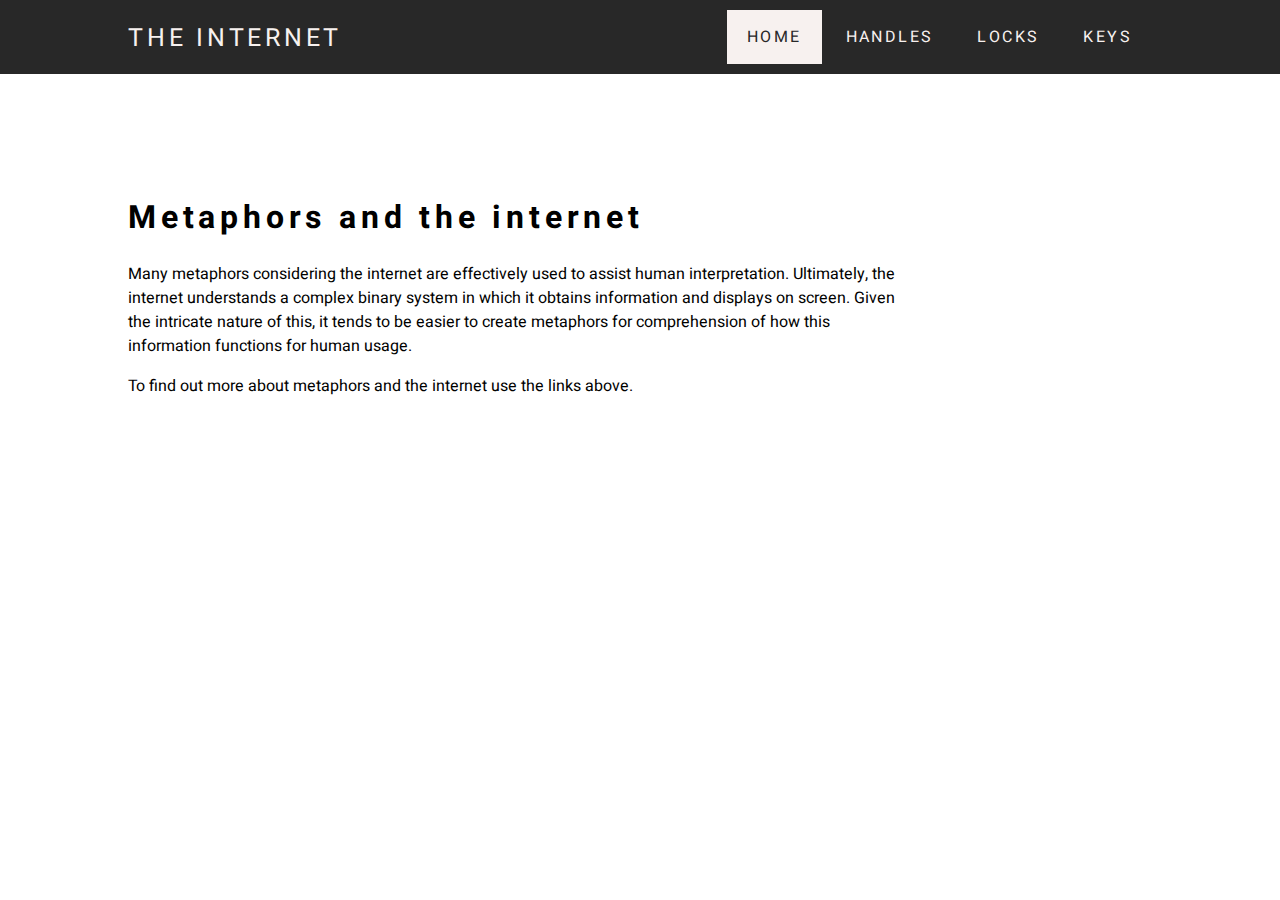
<file: index.html>
<!DOCTYPE HTML>

<html>

	<head>

		<meta http-equiv="Content-Type" content="text/html; charset=UTF-8" />
		<title>The Internet - Home</title>
		<link rel="stylesheet" type="text/css" href="css/style.css">
		<link href="https://fonts.googleapis.com/css?family=Heebo&display=swap" rel="stylesheet">
		<link rel="icon" type="image/png" href="img/logo.png">

	</head>

	<body>

		<section id="top-link">
			<p>top-link</p>
		</section>

		<header id="header">
			<div class= "title">
				<p>THE INTERNET</p>
			</div>
			<nav class="header-links">
				<a class="white-block" href="index.html">HOME</a>
				<a href="handles.html">Handles</a>
				<a href="locks.html">Locks</a>
				<a href="keys.html">Keys</a>
			</nav>
		</header>

		<div class="intro">
			<h1>Metaphors and the internet</h1>
			<p>Many metaphors considering the internet are effectively used to assist human interpretation. Ultimately, the internet understands a complex binary system in which it obtains information and displays on screen. Given the intricate nature of this, it tends to be easier to create metaphors for comprehension of how this information functions for human usage.</p>
			<p>To find out more about metaphors and the internet use the links above.</p>
		</div>

	</body>

</html>
</file>
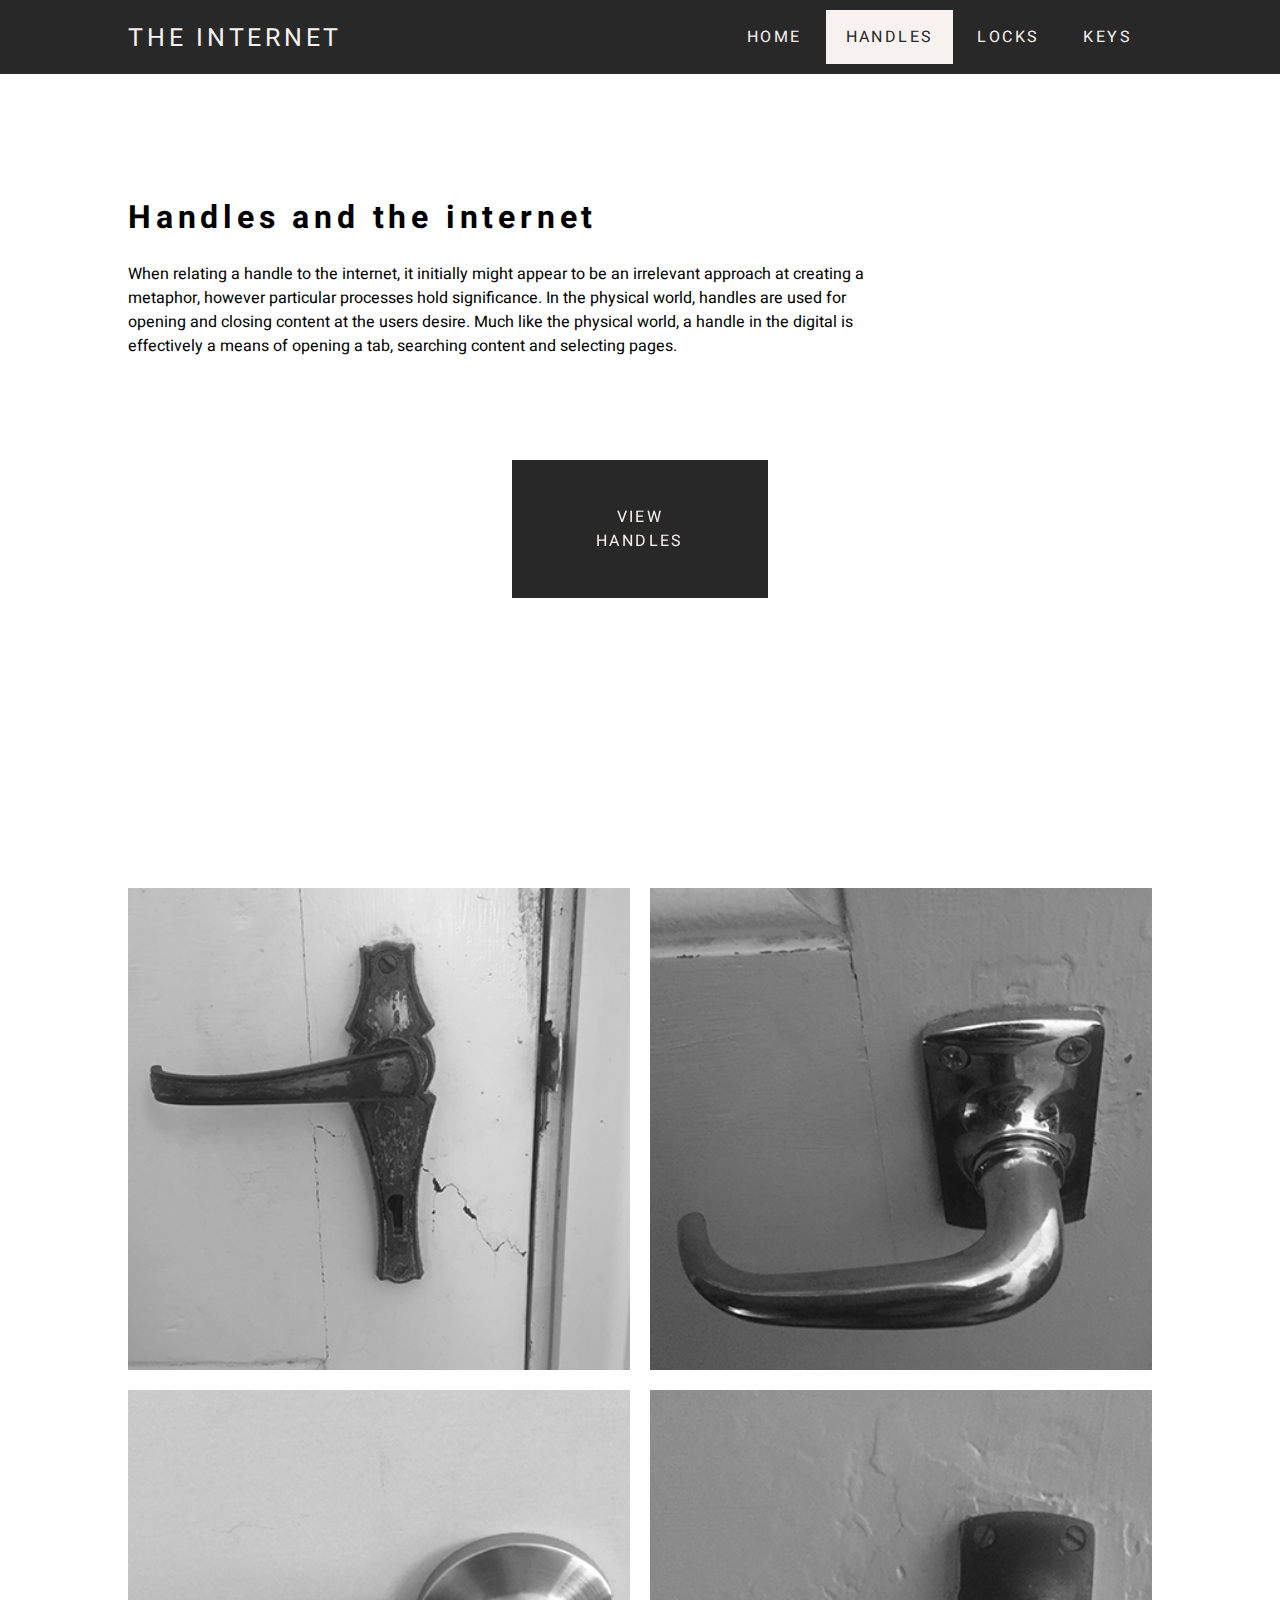
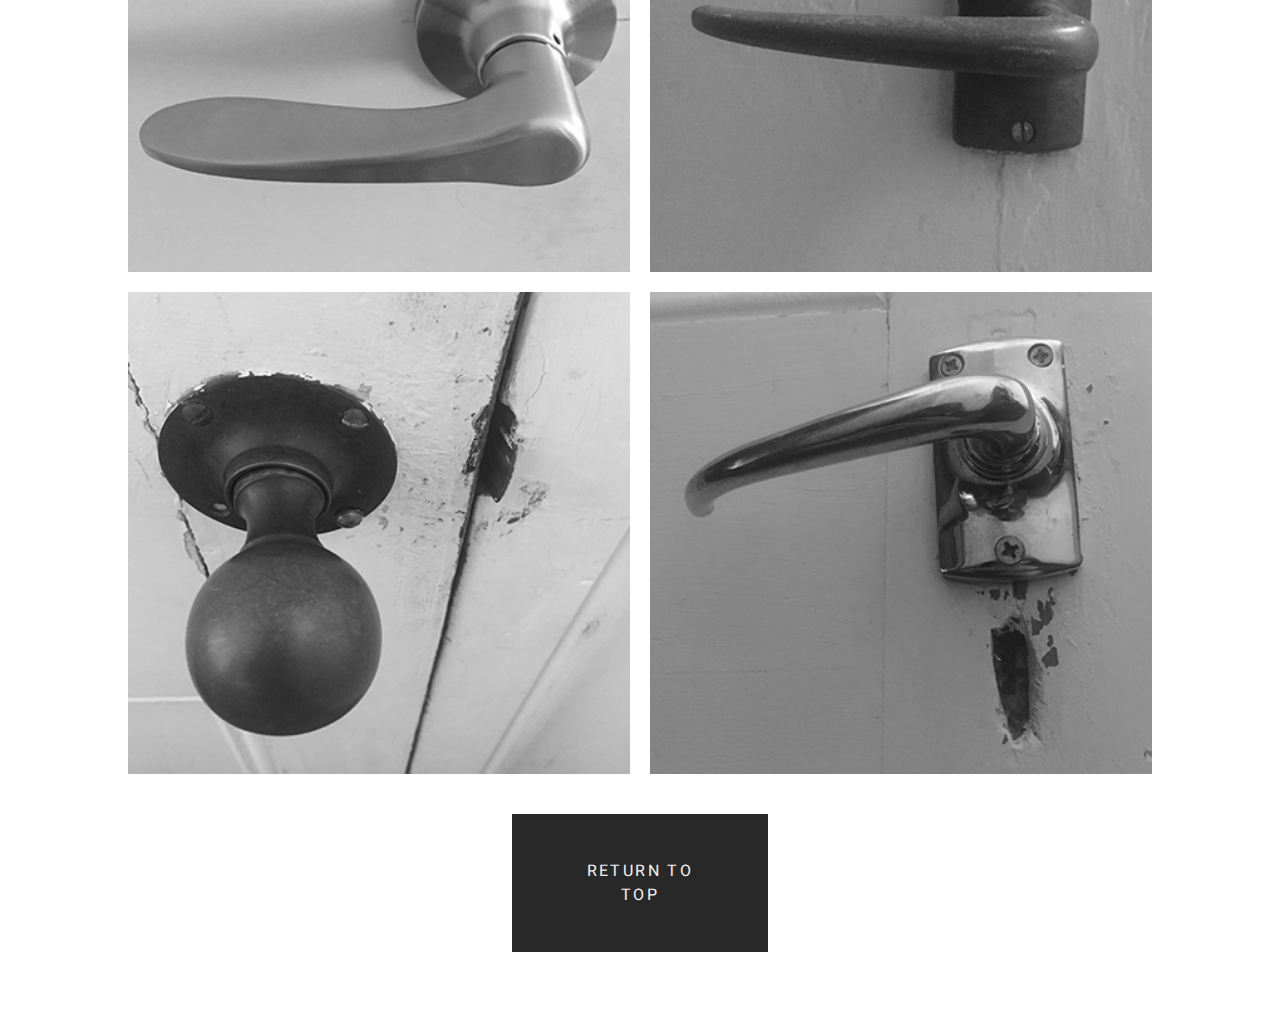
<file: handles.html>
<!DOCTYPE HTML>

<html>

	<head>

		<meta http-equiv="Content-Type" content="text/html; charset=UTF-8" />
		<title>The Internet - Handles</title>
		<link rel="stylesheet" type="text/css" href="css/style.css">
		<link href="https://fonts.googleapis.com/css?family=Heebo&display=swap" rel="stylesheet">
		<link rel="icon" type="image/png" href="img/logo.png">

	</head>

	<body>

		<section id="top-link">
			<p>top-link</p>
		</section>

		<header id="header">
			<div class= "title">
				<p>THE INTERNET</p>
			</div>
			<nav class="header-links">
				<a href="index.html">HOME</a>
				<a class="white-block" href="handles.html">Handles</a>
				<a href="locks.html">Locks</a>
				<a href="keys.html">Keys</a>
			</nav>
		</header>

		<div class="intro">
			<h1>Handles and the internet</h1>
			<p>When relating a handle to the internet, it initially might appear to be an irrelevant approach at creating a metaphor, however particular processes hold significance. In the physical world, handles are used for opening and closing content at the users desire. Much like the physical world, a handle in the digital is effectively a means of opening a tab, searching content and selecting pages.</p>
		</div>

		<div class="handle-images-link">
			<a href="#images-link">View Handles</a>
		</div>

		<p id="images-link">images-link</p>

		<div class="images">
			<img class="centered-images1" src="img/handle1.jpg">
			<img class="centered-images2" src="img/handle2.jpg">
			<img class="centered-images1" src="img/handle3.jpg">
			<img class="centered-images2" src="img/handle4.jpg">
			<img class="centered-images1-bottom" src="img/handle5.jpg">
			<img class="centered-images2-bottom" src="img/handle6.jpg">
		</div>

		<div class="link-to-top">
			<a href="#top-link">Return to top</a>
		</div>

	</body>

</html>
</file>
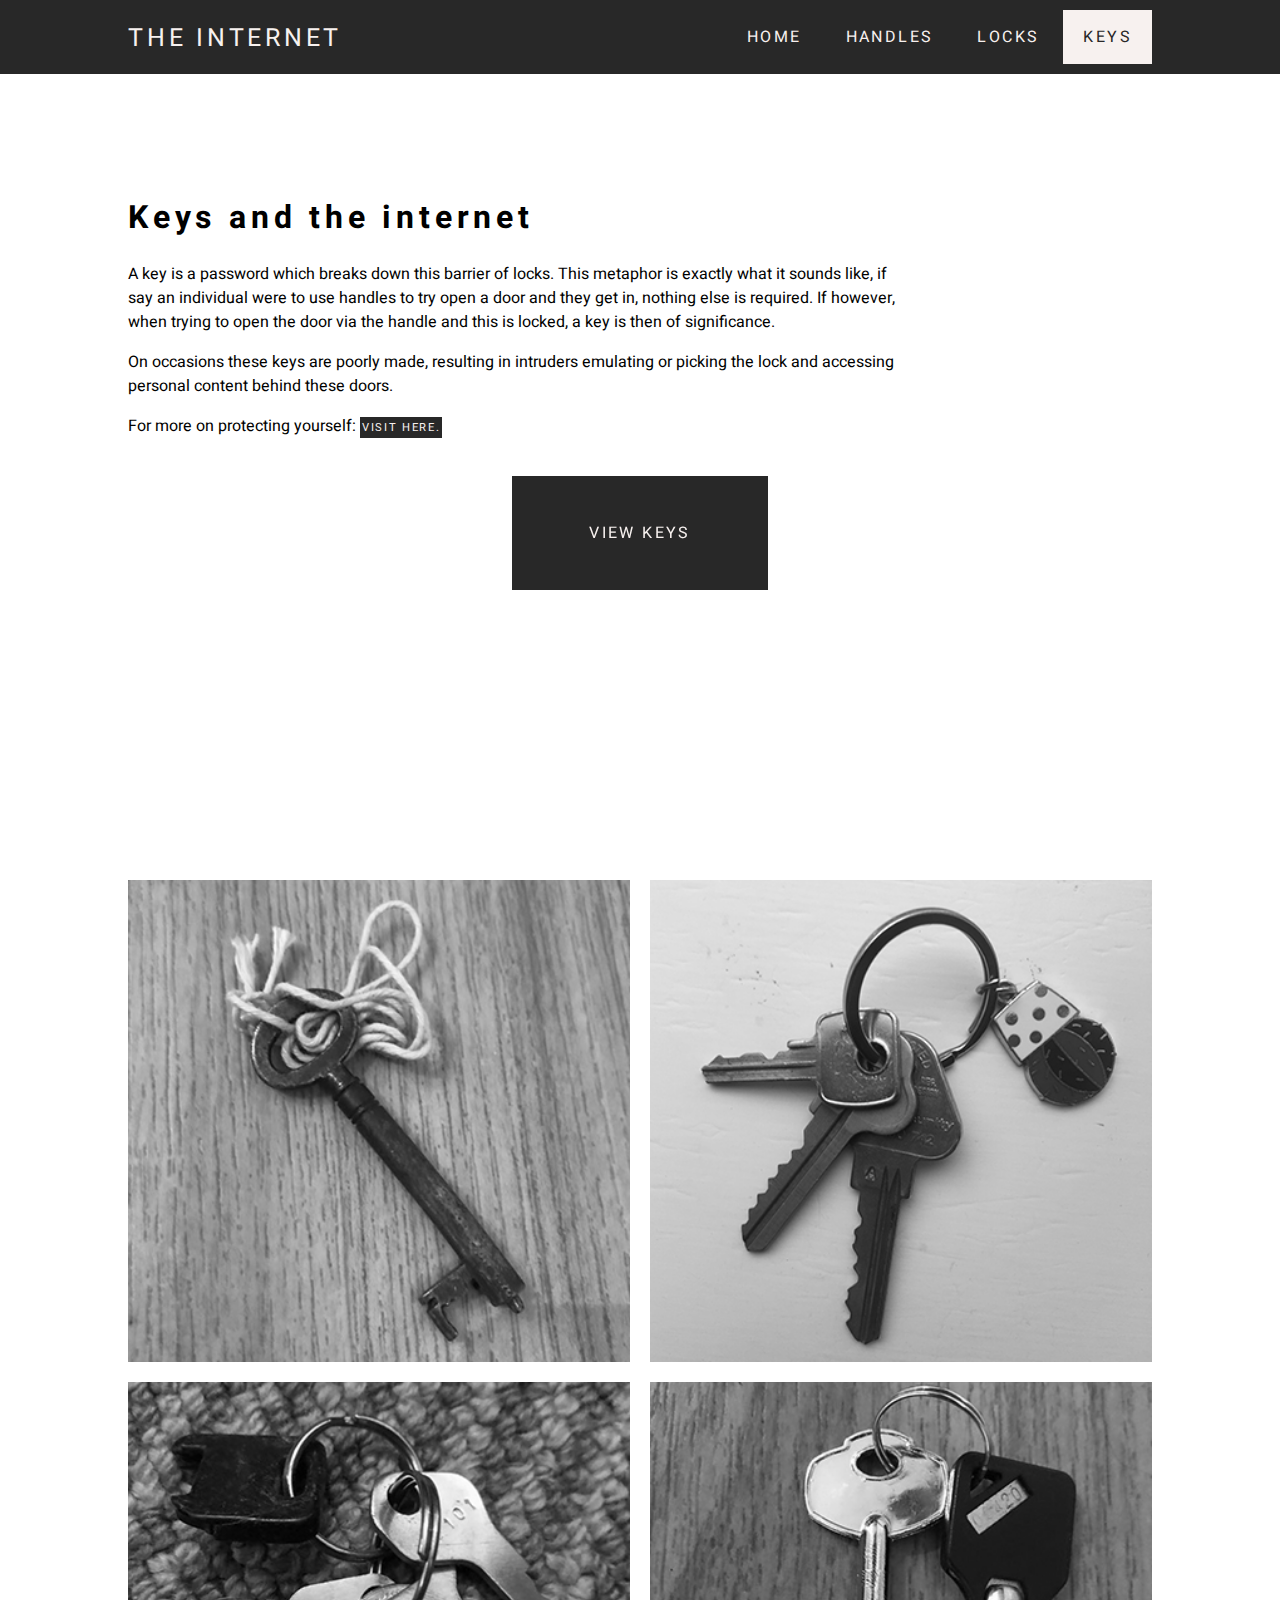
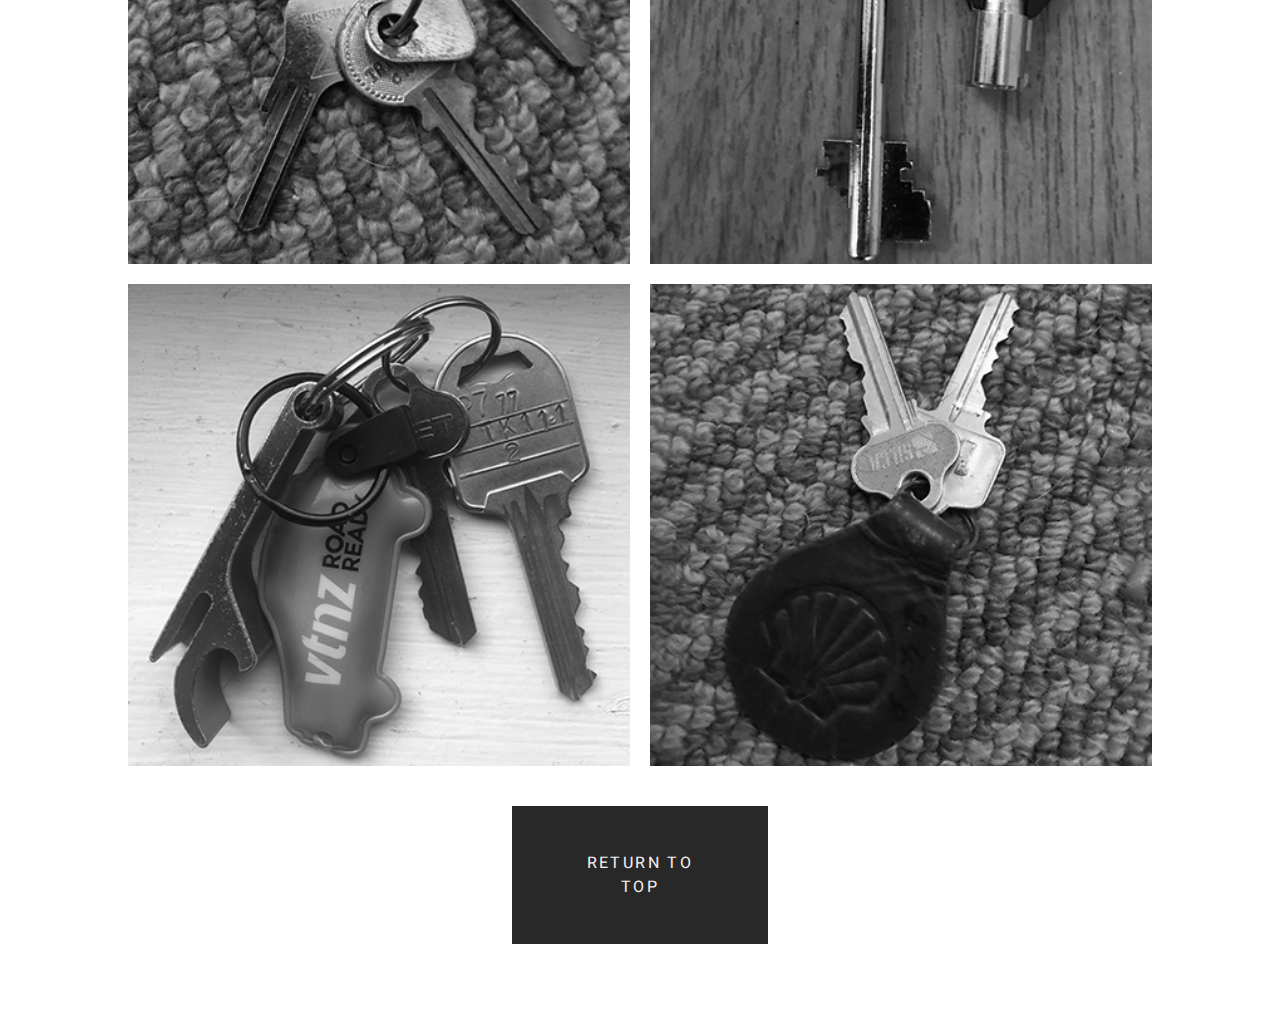
<file: keys.html>
<!DOCTYPE HTML>

<html>

	<head>

		<meta http-equiv="Content-Type" content="text/html; charset=UTF-8" />
		<title>The Internet - Keys</title>
		<link rel="stylesheet" type="text/css" href="css/style.css">
		<link href="https://fonts.googleapis.com/css?family=Heebo&display=swap" rel="stylesheet">
		<link rel="icon" type="image/png" href="img/logo.png">

	</head>

	<body>

		<section id="top-link">
			<p>top-link</p>
		</section>

		<header id="header">
			<div class= "title">
				<p>THE INTERNET</p>
			</div>
			<nav class="header-links">
				<a href="index.html">HOME</a>
				<a href="handles.html">Handles</a>
				<a href="locks.html">Locks</a>
				<a class="white-block" href="keys.html">Keys</a>
			</nav>
		</header>

		<div class="intro-for-locks-keys">
			<h1>Keys and the internet</h1>
			<p>A key is a password which breaks down this barrier of locks. This metaphor is exactly what it sounds like, if say an individual were to use handles to try open a door and they get in, nothing else is required. If however, when trying to open the door via the handle and this is locked, a key is then of significance.</p>
			<p>On occasions these keys are poorly made, resulting in intruders emulating or picking the lock and accessing personal content behind these doors.</p>
			<p>For more on protecting yourself: <a class="external-link" href="https://www.forbes.com/sites/daveywinder/2019/02/05/google-reveals-a-big-problem-with-passwords-on-safer-internet-day/#45c198665e0b" target="_blank">Visit here.</a></p>
		</div>

		<div class="handle-images-link">
			<a href="#images-link">View Keys</a>
		</div>

		<p id="images-link">images-link</p>

		<div class="images">
			<img class="centered-images1" src="img/key1.jpg">
			<img class="centered-images2" src="img/key2.jpg">
			<img class="centered-images1" src="img/key3.jpg">
			<img class="centered-images2" src="img/key4.jpg">
			<img class="centered-images1-bottom" src="img/key5.jpg">
			<img class="centered-images2-bottom" src="img/key6.jpg">
		</div>

		<div class="link-to-top">
			<a href="#top-link">Return to top</a>
		</div>

	</body>

</html>
</file>
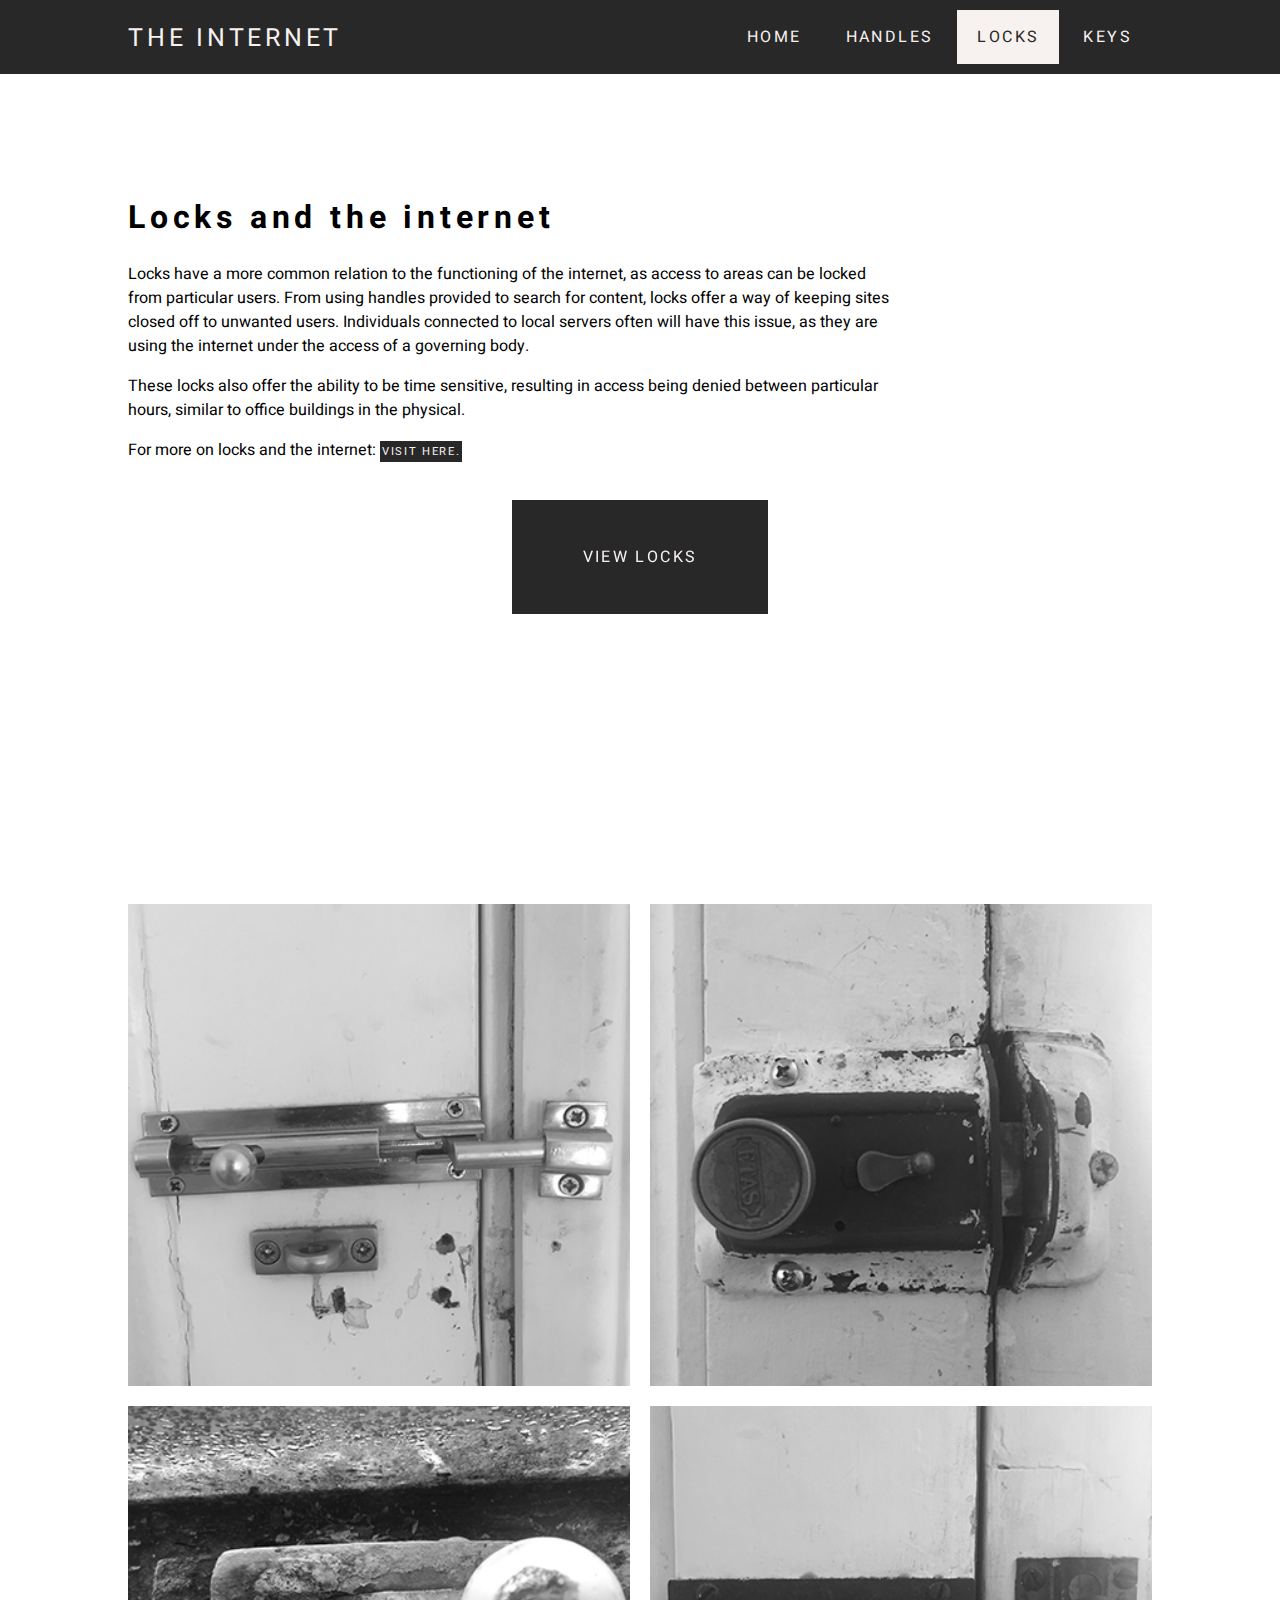
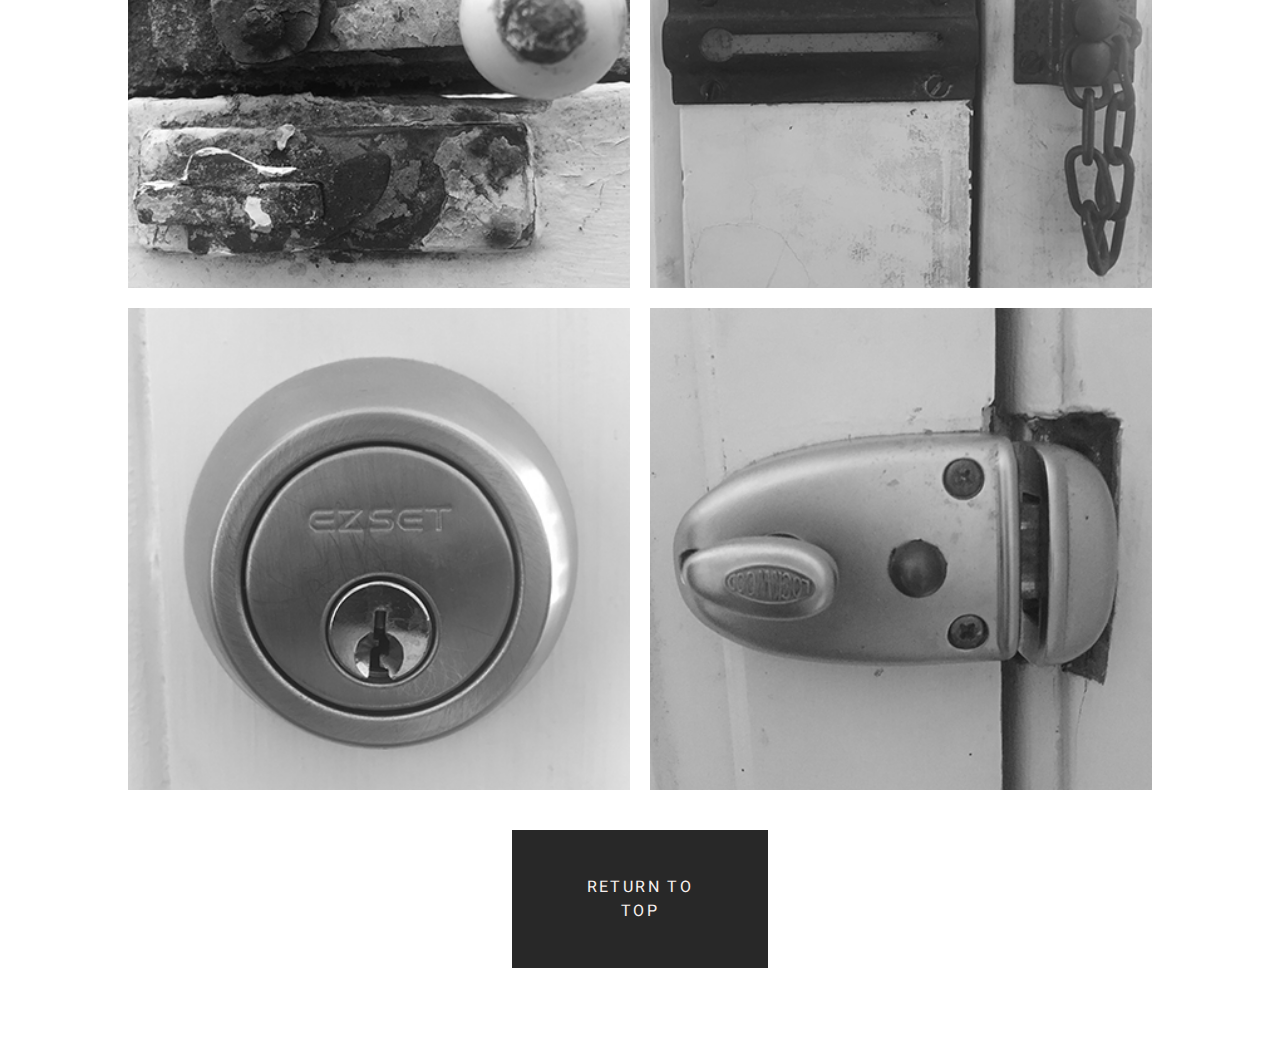
<file: locks.html>
<!DOCTYPE HTML>

<html>

	<head>

		<meta http-equiv="Content-Type" content="text/html; charset=UTF-8" />
		<title>The Internet - Locks</title>
		<link rel="stylesheet" type="text/css" href="css/style.css">
		<link href="https://fonts.googleapis.com/css?family=Heebo&display=swap" rel="stylesheet">
		<link rel="icon" type="image/png" href="img/logo.png">

	</head>

	<body>

		<section id="top-link">
			<p>top-link</p>
		</section>

		<header id="header">
			<div class= "title">
				<p>THE INTERNET</p>
			</div>
			<nav class="header-links">
				<a href="home-index.html">HOME</a>
				<a href="handles.html">Handles</a>
				<a class="white-block" href="locks.html">Locks</a>
				<a href="keys.html">Keys</a>
			</nav>
		</header>

		<div class="intro-for-locks-keys">
			<h1>Locks and the internet</h1>
			<p>Locks have a more common relation to the functioning of the internet, as access to areas can be locked from particular users. From using handles provided to search for content, locks offer a way of keeping sites closed off to unwanted users. Individuals connected to local servers often will have this issue, as they are using the internet under the access of a governing body.</p>
			<p>These locks also offer the ability to be time sensitive, resulting in access being denied between particular hours, similar to office buildings in the physical.</p>
			<p>For more on locks and the internet: <a class="external-link" href="http://www.toplang.com/internetlock.htm" target="_blank">Visit here.</a></p>
		</div>

		<div class="handle-images-link">
			<a href="#images-link">View Locks</a>
		</div>

		<p id="images-link">images-link</p>

		<div class="images">
			<img class="centered-images1" src="img/lock1.jpg">
			<img class="centered-images2" src="img/lock2.jpg">
			<img class="centered-images1" src="img/lock3.jpg">
			<img class="centered-images2" src="img/lock4.jpg">
			<img class="centered-images1-bottom" src="img/lock5.jpg">
			<img class="centered-images2-bottom" src="img/lock6.jpg">
		</div>

		<div class="link-to-top">
			<a href="#top-link">Return to top</a>
		</div>

	</body>

</html>
</file>
<file: css/style.css>
*{
	box-sizing: border-box;
}

html{
	 scroll-behavior: smooth;
}

body{
	margin: 0px;
	padding: 0px;
	font-family: 'Heebo', sans-serif;
}

#images-link{
	margin-top: 15%;
	visibility: hidden;
}

#header{
	background-color: #282828;
	color: #F7F1EF;
	padding-top: 5px;
	padding-bottom: 2px;
	width: 100%;
	overflow: hidden;
	position: fixed;
	top: 0;
}

header::after{
	content: '';
	display: table;
	clear: both;
}

.title{
	margin-left: 10%;
	float: left;
	margin-top: -10px;
	font-size: 25px;
	margin-bottom: -10px;
	letter-spacing: 0.15em;
}

.header-links{
	float: right;
	margin-right: 10%;
	display: inline-block;
	color: #F7F1EF;
	text-decoration: none;
	text-transform: uppercase;
	margin-top: 5px;
}

h1, h2{
	  letter-spacing: 0.15em;
}

h2 {
	font-size: 20px;
}

.intro, .intro-for-locks-keys{
	margin-top: 12%;
	margin-left: 10%;
	margin-right: 30%;
}

.intro-for-locks-keys{
  margin-bottom: -5%;
}

.handle-images-link, .link-to-top{
	margin-top: 8%;
	margin-bottom: 70px;
	text-align: center;
	margin-left: auto;
	margin-right: auto;
	max-width: 20%;
	padding: 30px 50px;
	background-color: #282828;
}

.images{
	max-width: 80%;
	margin-left: auto;
	margin-right: auto;
	margin-top: 5%;
	margin-bottom: 125%;
}

.images img{
	width: 50%;
	margin-left: auto;
	margin-right: auto;
	padding-top: 10px;
	padding-bottom: 10px;
}

.centered-images1, .centered-images1-bottom{
	float: left;
	padding-right: 10px;
}

.centered-images2, .centered-images2-bottom{
	float: right;
	padding-left: 10px;
}

.centered-images1-bottom, .centered-images2-bottom{
margin-bottom: 50px;
}

.white-block{
	background: #F7F1EF;
	color: #282828;
}

.external-link {
	background-color: #282828;
	font-size: 70%;
	padding: 2px;
	margin: 0px;
}

a {
  color: #F7F1EF;
  text-transform: uppercase;
  text-decoration: none;
  letter-spacing: 0.15em;
  display: inline-block;
  padding: 15px 20px;
  position: relative;
}

a:after {
  background: none repeat scroll 0 0 transparent;
  bottom: 0;
  content: "";
  height: 2px;
  left: 50%;
  position: absolute;
  background: #F7F1EF;
  transition: width 0.3s ease 0s, left 0.3s ease 0s;
  width: 0;
}

a:hover:after {
  width: 100%;
  left: 0;
}
</file>
